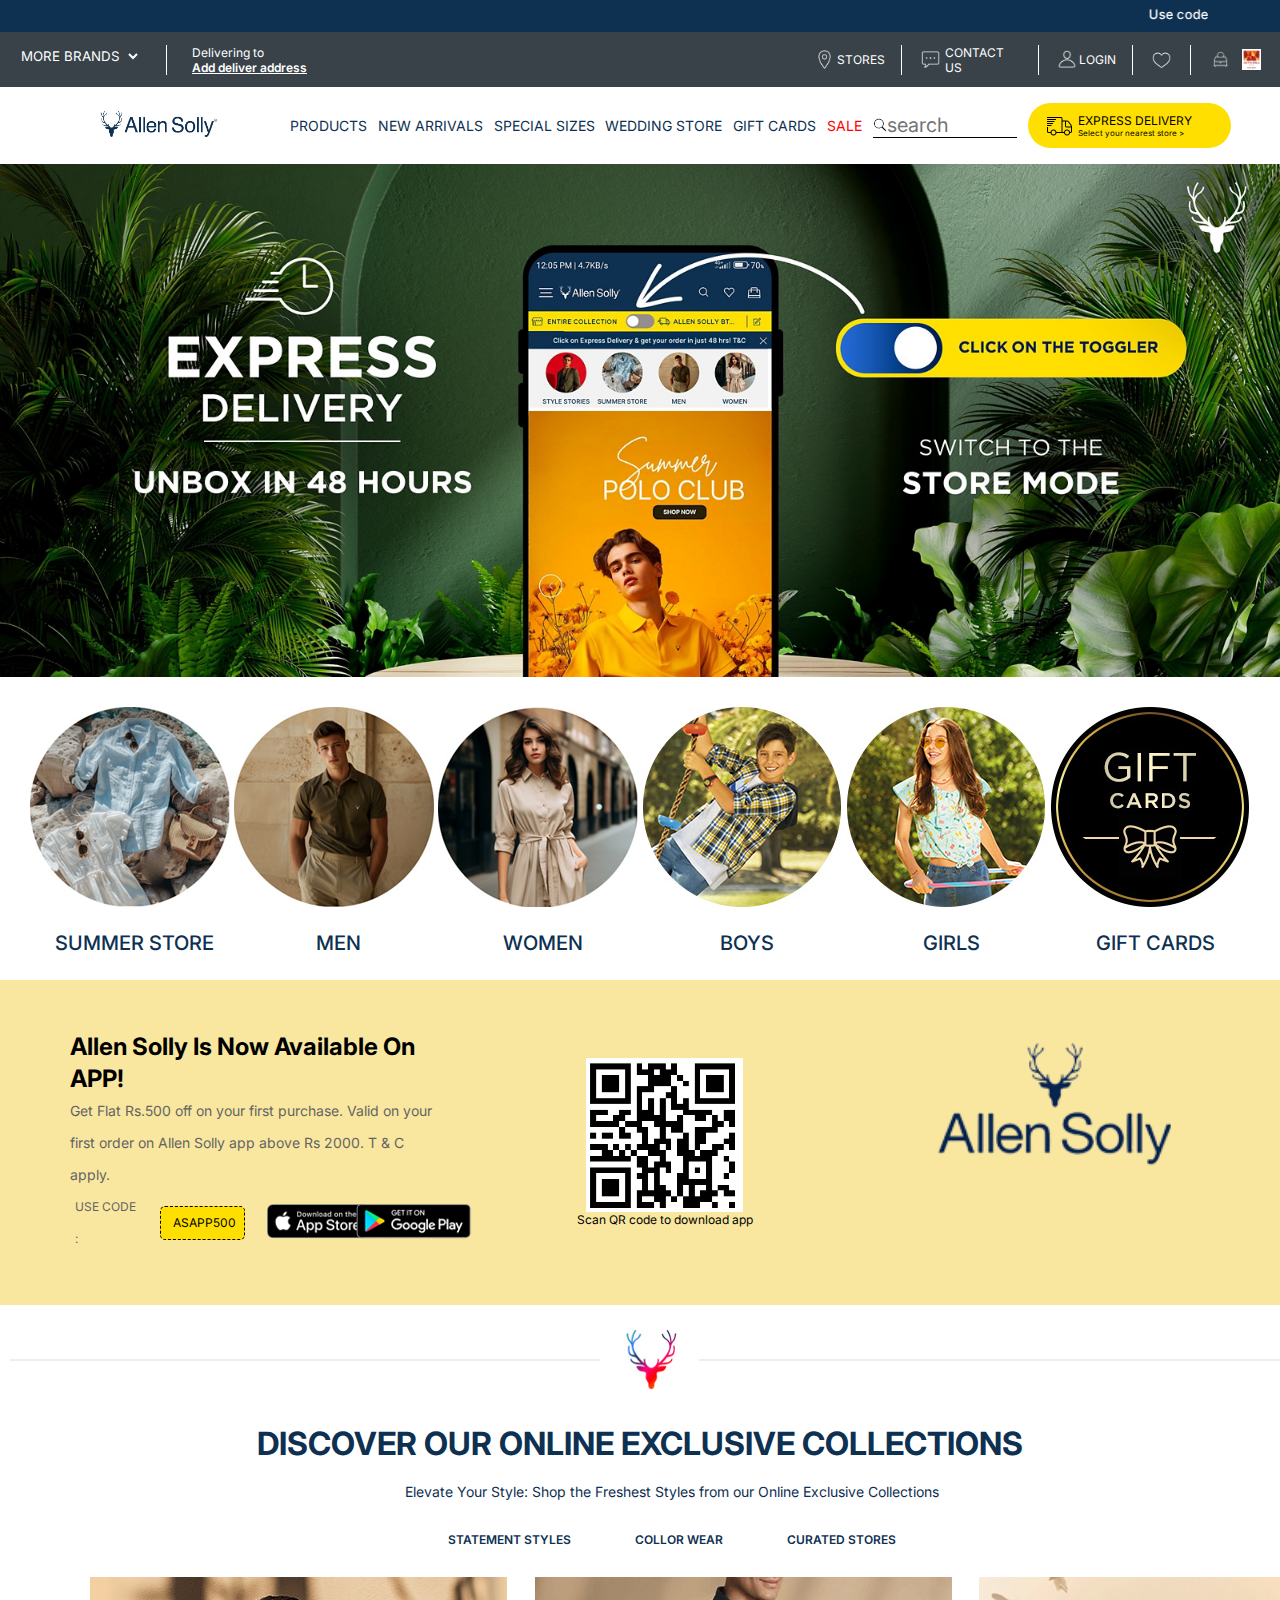
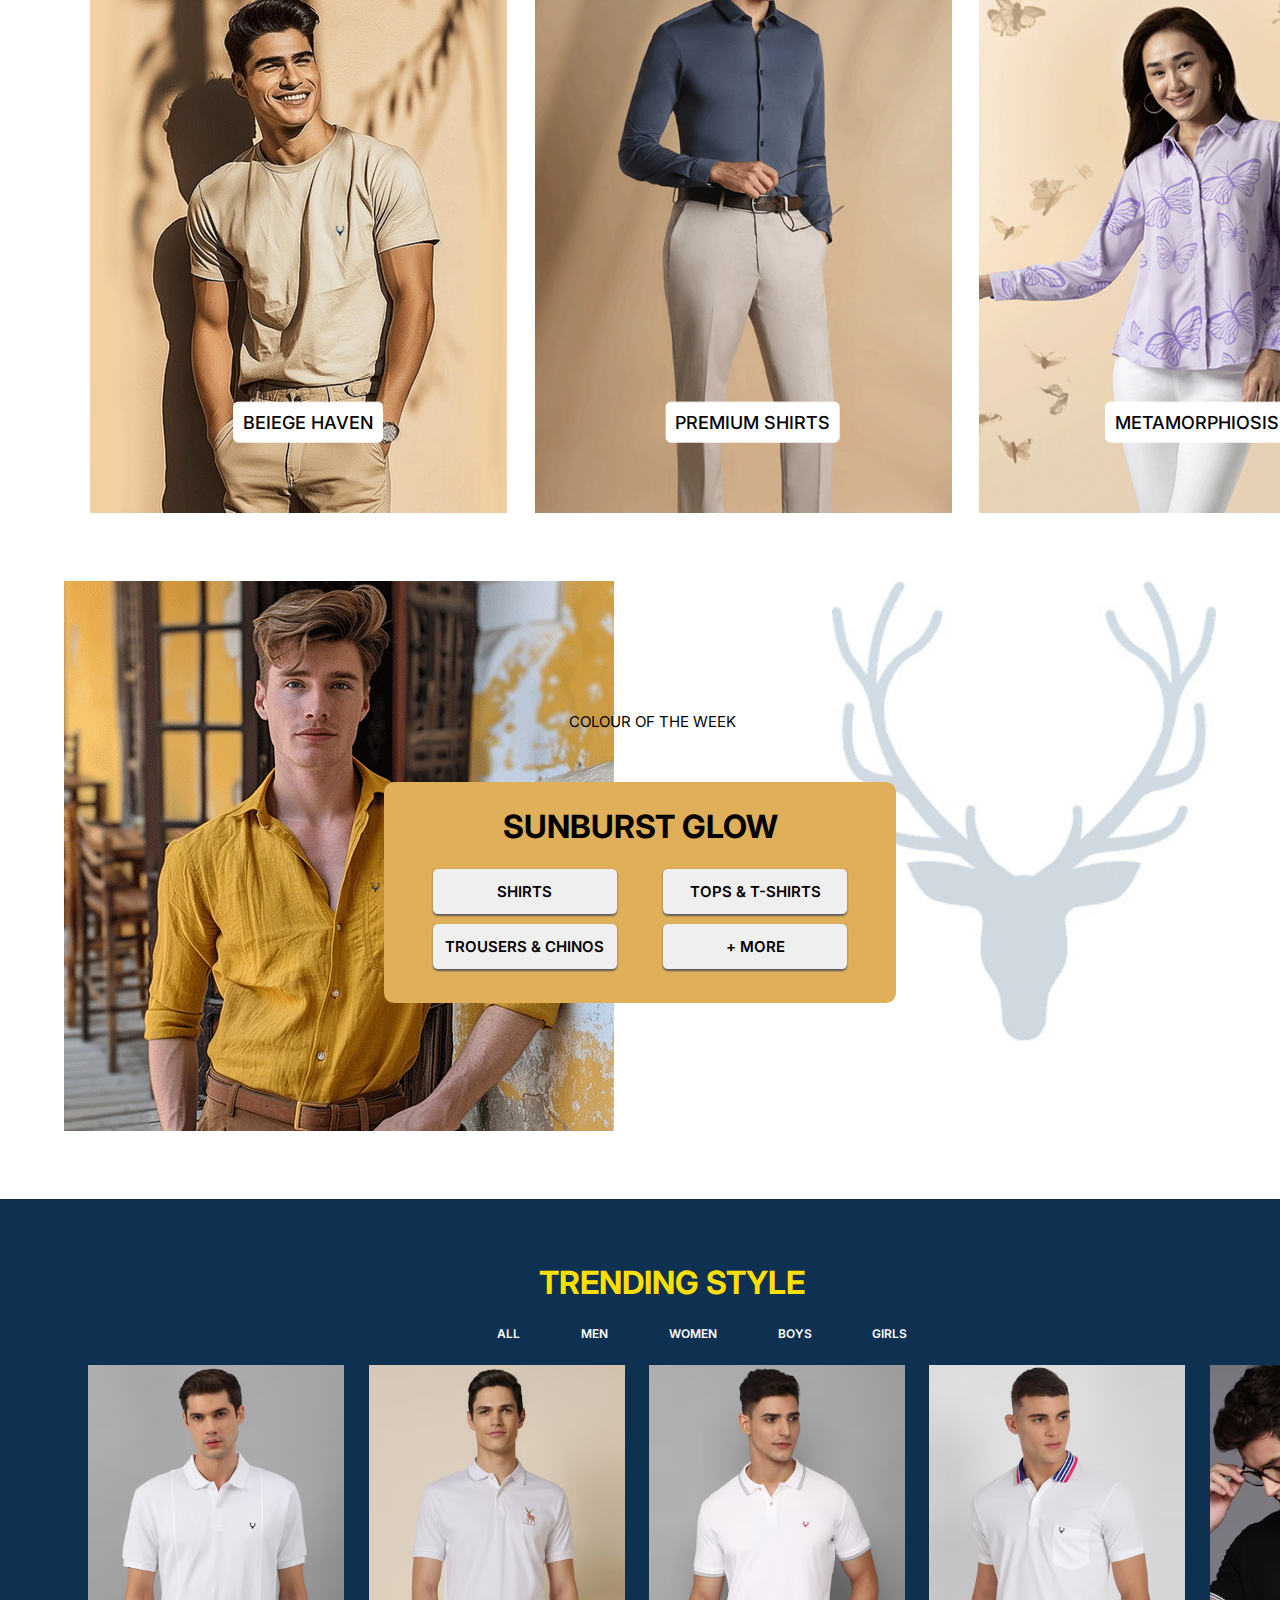
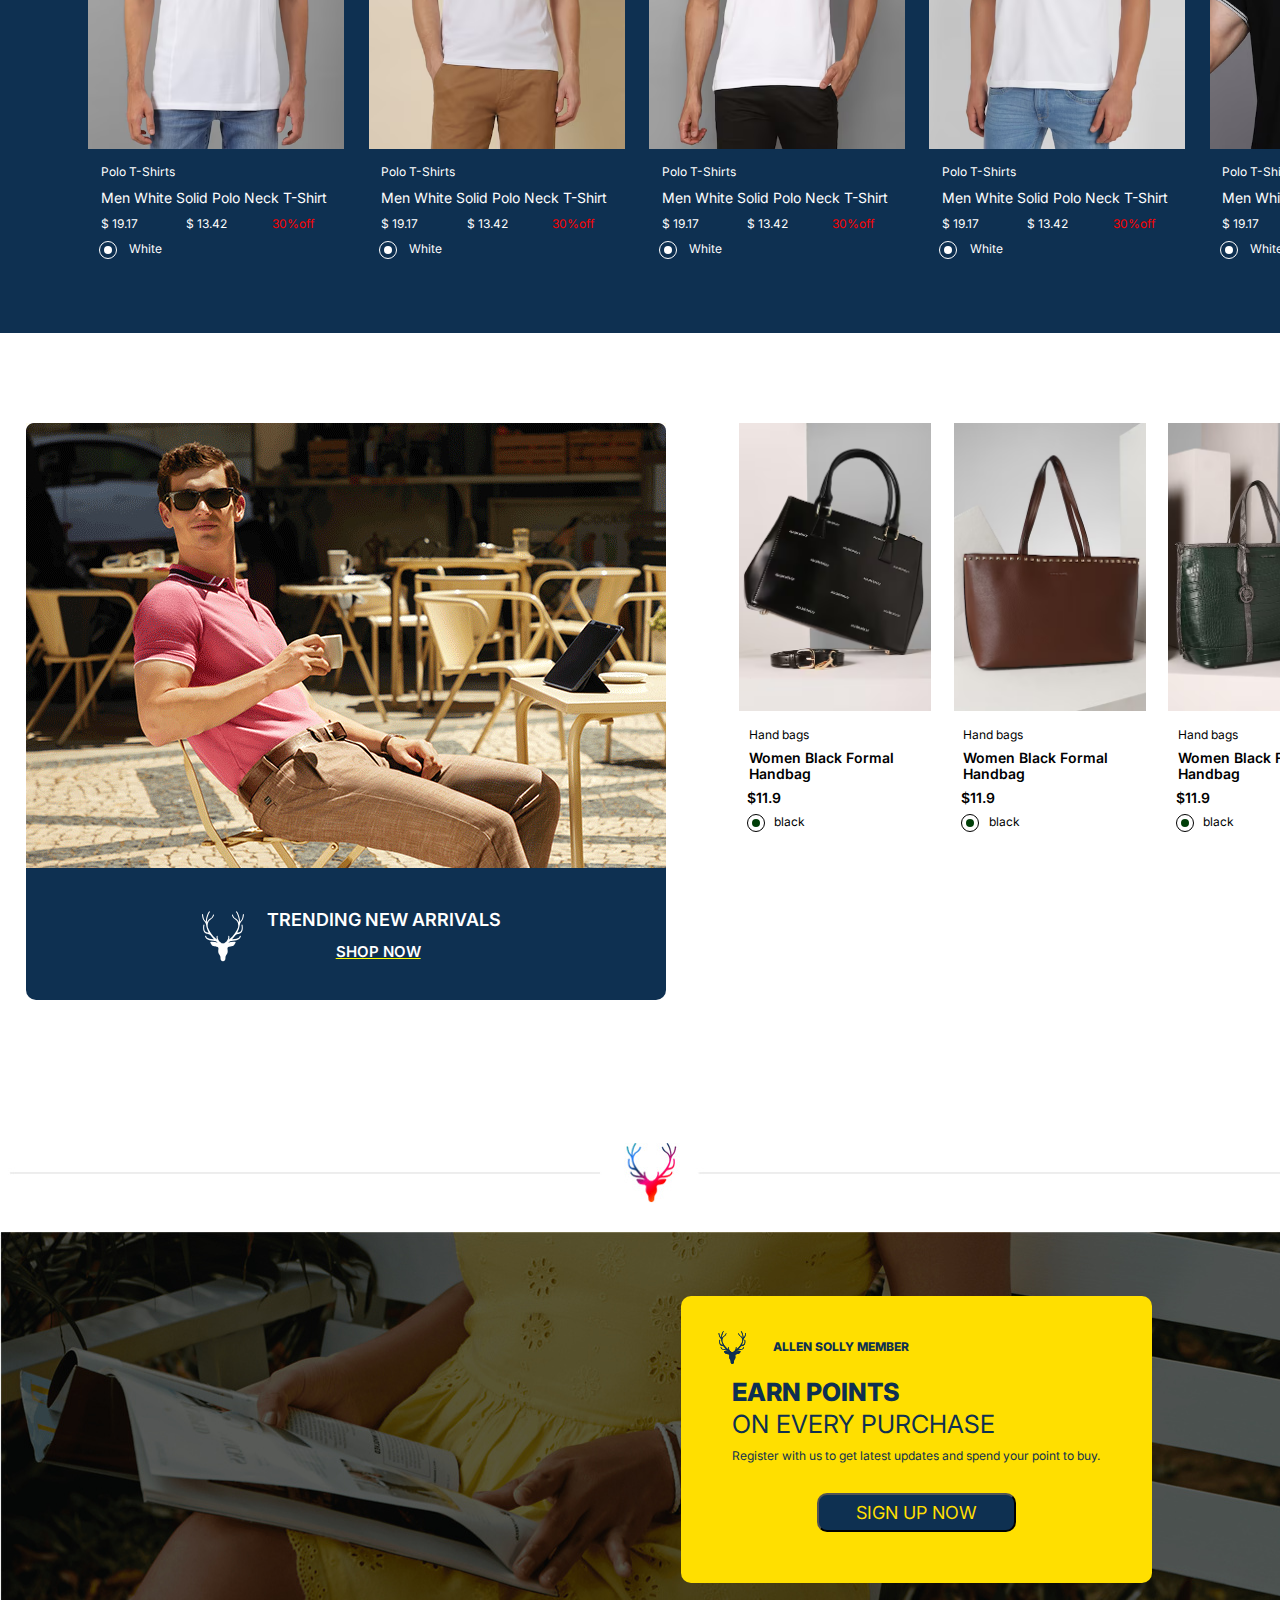
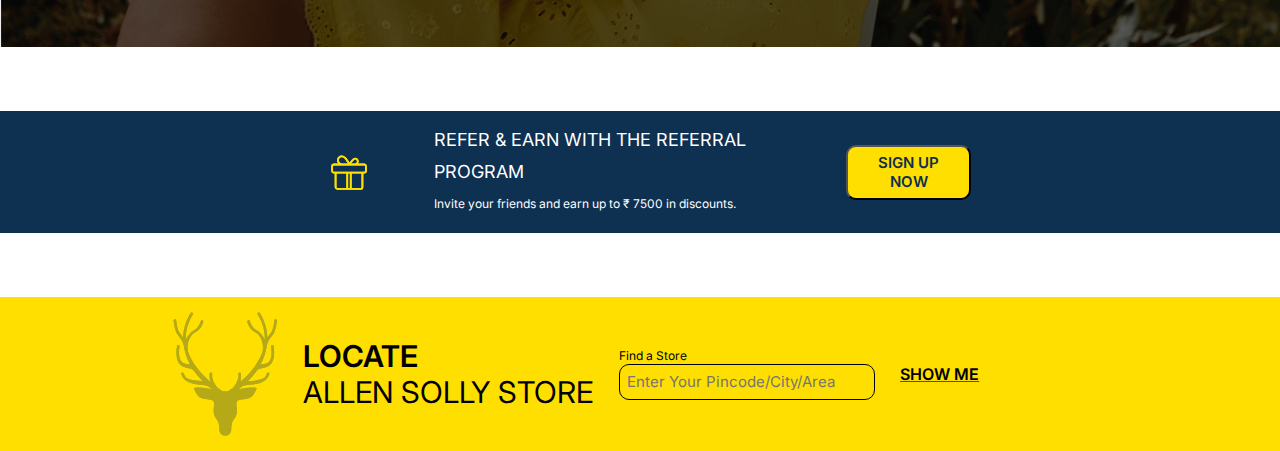
<file: code/index.html>
<!DOCTYPE html>
<html lang="en">
<head>
    <meta charset="UTF-8">
    <meta name="viewport" content="width=device-width, initial-scale=1.0">
    <title>Document</title>
    <link rel="stylesheet" href="style.css">
    <link href="https://fonts.googleapis.com/css2?family=Inter:wght@100..900&display=swap" rel="stylesheet">
</head>
<body>
    <nav class="marquee-nav">
        <div class="marquee-div">
            <marquee>Use code ASNEWTEN for 10% off* up to Rs.500 on your first purchase of min. Rs.2000. *T&C apply.</marquee>
        </div>
    </nav>


    <!-- <head-1> -->
    <div class="head-1">
    
    
        <div class="left-section">
            <div class="select-div left-headItems">
                <select name="" id="select">
                    <option value="">MORE BRANDS</option>
                </select>
            </div>
            <div class="address left-headItems">
                <p>Delivering to</p>
                <p><a style="color: white; :visited{color: white;} font-family: sans-serif; font-weight: 600;" href="">Add deliver address</a></p>
            </div>
        </div>
    
    
        <div class="right-section">
            <div class="location-store right-headItems">
                <img src="../images/icons/icons8-location-50.png" alt="" class="location head-icon">
                <p>STORES</p>
            </div>
            <div class="message-contactUs right-headItems">
                <img src="../images/icons/icons8-message-50.png" alt="" class="messages head-icon">
                <p>CONTACT US</p>
            </div>
            <div class="userLogin right-headItems">
                <img src="../images/icons/icons8-user-48.png" alt="" class="user head-icon">
                <p>LOGIN</p>
            </div>
            <div class="wishList right-headItems">
                <img src="../images/icons/icons8-heart-50.png" alt="" class="heart head-icon">
            </div>
            <div class="bag right-headItems">
                <img src="../images/icons/icons8-bag-80.png" alt="" class="bag head-icon">
            </div>
            <div class="birla right-headItems">
                <img src="../images/photos/aditya-birla.jpg" alt="" class="birla head-icon">
            </div>
        </div>

    </div>
    <!-- </head-1> -->

    <!-- <head-2> -->
    <div class="head-2">
    
        <div class="left-section-2">
            <div class="allenSolly-logo-div headItems-2">
                <img src="../images/photos/AS-logo.png" alt="" class="as-logo-img">
            </div>
        </div>
        <div class="right-section-2">
            <div class="products-div headItems-2">
                <a style="text-decoration: none; color: #0e3051; :visited{color: #0e3051;}" href="">PRODUCTS</a>
    
            </div>
            <div class="new-arrival-div headItems-2">
                <a style="text-decoration: none; color: #0e3051; :visited{color: #0e3051;}" href="">NEW ARRIVALS</a>
            </div>
            <div class="special-size-div headItems-2">
                <a style="text-decoration: none; color: #0e3051; :visited{color: #0e3051;}" href="">SPECIAL SIZES</a>
            </div>
            <div class="wedding-store-div headItems-2">
                <a style="text-decoration: none; color: #0e3051; :visited{color: #0e3051;}" href="">WEDDING STORE</a>
            </div>
            <div class="gift-cards-div headItems-2">
                <a style="text-decoration: none; color: #0e3051; :visited{color: #0e3051;}" href="">GIFT CARDS</a>
            </div>
            <div class="sale-div headItems-2">
                <a style="text-decoration: none; color: red; :visited{color: #0e3051;}" href="">SALE</a>
            </div>
            <div class="search-div headItems-2">
                <img src="../images/icons/icons8-search-50.png" alt="" class="search-icon">
                <input type="text" placeholder="search" class="search">
            </div>
            <div class="express-delivery-div headItems-2">
                <img src="../images/icons/icons8-in-transit-50.png" alt="" class="truck-icon">
                <div class="express-texts">
                    <p class="express-delivery">EXPRESS DELIVERY</p>
                    <p class="express-subnote">Select your nearest store ></p>
                </div>
            </div>
        </div>
    </div>
    <!-- </head-2> -->

    <!-- <div class="body"> -->

        <div class="body-img-1">
            <img src="../images/photos/AS_D_HB_216_XP_Delivery.jpg" alt="" class="body-big-img">
        </div>


        <div class="round-img-section-body">
            <div class="round-img-div round-image-div-1">
                <img src="../images/photos/AS_Home_Thumb_43_24_Summer.jpg" alt="" class="round-img">
                <p class="round-img-caption">SUMMER STORE</p>
            </div>
            <div class="round-img-div round-image-div-1">
                <img src="../images/photos/AS_Home_Thumb_44_24_Men.jpg" alt="" class="round-img">
                <p class="round-img-caption">MEN</p>
            </div>
            <div class="round-img-div round-image-div-2">
                <img src="../images/photos/AS_Home_Thumb_45_24_Women.jpg" alt="" class="round-img">
                <p class="round-img-caption">WOMEN</p>
            </div>
            <div class="round-img-div round-image-div-3">
                <img src="../images/photos/AS_Home_Thumb_41_24_Boys.jpg" alt="" class="round-img">
                <p class="round-img-caption">BOYS</p>
            </div>
            <div class="round-img-div round-image-div-4">
                <img src="../images/photos/AS_Home_Thumb_42_24_Girls.jpg" alt="" class="round-img">
                <p class="round-img-caption">GIRLS</p>
            </div>
            <div class="round-img-div round-image-div-5">
                <img src="../images/photos/AS_Home_Thumb_27_Giftcards.jpg" alt="" class="round-img">
                <p class="round-img-caption">GIFT CARDS</p>
            </div>
        </div>


        <div class="allen-solly-app-section">
            <div class="app-section-left">
                <div class="available-text-div">
                    <p class="available-text">Allen Solly Is Now Available On APP!</p>
                </div>
                <div class="app-offer-text-div">
                    <p class="app-offer-text">Get Flat Rs.500 off on your first purchase. Valid on your first order on Allen Solly app above Rs 2000. T & C apply.</p>
                </div>
                <div class="use-code">
                    <div class="use-code-text-div">
                        <p class="use-code-text">USE CODE :</p>
                    </div>
                    <div class="use-code-code">
                        <p class="code">ASAPP500</p>
                    </div>
                    <div class="appStore">
                        <img src="../images/photos/app-store_AS.png" alt="">
                    </div>
                    <div class="playStore">
                        <img src="../images/photos/google-play_AS.png" alt="">
                    </div>
                </div>
            </div>
            <div class="app-section-center">
                <img src="../images/photos/as-QR-CODE.png" alt="" class="qr-code">
                <p class="qr-code-caption">Scan QR code to download app</p>
            </div>
            <div class="app-section-right">
                <img src="../images/photos/allensolly-column.png" alt="" class="as-logo-app-section">
            </div>
        </div>

    <!-- </div> -->

    <div class="separator-img">
        <img src="../images/photos/divider_AS.jpg" alt="" class="divider-img">
    </div>

    <!-- <div class="exclusive-collections"> -->

        <div class="exclusive-collections-div">

            <div class="exclusive-writtings">
                <h1 class="exclusive-heading">
                    DISCOVER OUR ONLINE EXCLUSIVE COLLECTIONS
                </h1>
                <p class="exclusive-caption">
                    Elevate Your Style: Shop the Freshest Styles from our Online Exclusive Collections
                </p>
                <div class="exclusive-category">
                    <p class="statement-styles">
                        STATEMENT STYLES
                    </p>
                    <p class="color-wear">
                        COLLOR WEAR
                    </p>
                    <p class="curated-stores">
                        CURATED STORES
                    </p>
                </div>
            </div>

            <div class="exclusive-images">
                <div class="exclusive-img">
                    <img src="../images/photos/AS_Beige.jpg" alt="" class="beiege">
                    <p class="beige-p exclusive-img-text">BEIEGE HAVEN</p>
                </div>
                <div class="exclusive-img">
                    <img src="../images/photos/AS_itochu.jpg" alt="" class="premium">
                    <p class="premiun-p exclusive-img-text">PREMIUM SHIRTS</p>
                </div>
                <div class="exclusive-img">
                    <img src="../images/photos/AS_Metamorphosis.jpg" alt="" class="metamorphis">
                    <p class="metamorphiosis-p exclusive-img-text">METAMORPHIOSIS</p>
                </div>
                <div class="exclusive-img">
                    <img src="../images/photos/AS_Jeans.jpg" alt="" class="jeans">
                    <p class="jeans-p exclusive-img-text">JEANS</p>
                </div>
                <div class="exclusive-img">
                    <img src="../images/photos/AS_Handbags.jpg" alt="" class="handbags">
                    <p class="handbags-p exclusive-img-text">HAND BAGS</p>
                </div>
            </div>

        </div>

    <!-- </div> -->

    <!-- <div class="yelloe-div"> -->

        <div class="yellow-div">
            <div class="yellow-div-backgrounds">
                <div class="yellow-men-img">
                    <img src="../images/photos/AS_Yellow_02.jpg" alt="" class="yellow-men">
                </div>
                <div class="allensolly-deer-img-yellow-div">
                    <img src="../images/photos/logo-small-as_2x.jpg" alt="" class="deer-img">
                </div>
            </div>
            <div class="sunburstGlow-div">
                <div class="color-of-the-week">
                    <p class="color-of-the-week-text">COLOUR OF THE WEEK</p>
                    <div class="sunburst-glow">
                        <h1 class="sunburst-glow-heading">SUNBURST GLOW</h1>
                        <div class="sunburst-first-line">
                            <div class="shirt">
                                <button class="sunburst-button">SHIRTS</button>
                            </div>
                            <div class="top-tshirts">
                                <button class="sunburst-button">TOPS & T-SHIRTS</button>
                            </div>
                        </div>
                        <div class="sunburst-second-line">
                            <div class="trousers-chinos">
                                <button class="sunburst-button">TROUSERS & CHINOS</button>
                            </div>
                            <div class="plus-more">
                                <button class="sunburst-button">+ MORE</button>
                            </div>
                        </div>
                    </div>
                </div>
            </div>
        </div>

    <!-- </div> -->

    <!-- <trending-style-blue-div> -->

        <div class="trending-style-blue-div">
            <h1 class="trending-style-heading">
                TRENDING STYLE
            </h1>
            <div class="trending-category">
                <p class="trending-categort-headings">ALL</p>
                <p class="trending-categort-headings">MEN</p>
                <p class="trending-categort-headings">WOMEN</p>
                <p class="trending-categort-headings">BOYS</p>
                <p class="trending-categort-headings">GIRLS</p>
            </div>
            <div class="trending-images-div">
                <div class="trending-shopping-images trending-shopping-images-1-1">
                    <img src="../images/photos/sample-1.avif" alt="" class="trending-images">
                    <div class="trending-img-details">
                        <p class="trending-img-caption">Polo T-Shirts</p>
                        <p class="trending-img-name">Men White Solid Polo Neck T-Shirt</p>
                        <div class="trending-img-price-n-offer">
                            <p class="trending-price-before price-line">$ 19.17</p>
                            <p class="trending-price-now price-line">$ 13.42</p>
                            <p class="trending-offer price-line">30%off</p>
        
                        </div>
                        <div class="trending-color-round-div">
                            <div class="trending-color-round">
                                <div class="round"></div>
                            </div>
                            <p class="trending-items-color">White</p>
                        </div>
                    </div>
                </div>
                <div class="trending-shopping-images trending-shopping-images-1-2">
                    <img src="../images/photos/sample-1.2.avif" alt="" class="trending-images">
                    <div class="trending-img-details">
                        <p class="trending-img-caption">Polo T-Shirts</p>
                        <p class="trending-img-name">Men White Solid Polo Neck T-Shirt</p>
                        <div class="trending-img-price-n-offer">
                            <p class="trending-price-before price-line">$ 19.17</p>
                            <p class="trending-price-now price-line">$ 13.42</p>
                            <p class="trending-offer price-line">30%off</p>
        
                        </div>
                        <div class="trending-color-round-div">
                            <div class="trending-color-round">
                                <div class="round"></div>
                            </div>
                            <p class="trending-items-color">White</p>
                        </div>
                    </div>
                </div>
                <div class="trending-shopping-images trending-shopping-images-1-3">
                    <img src="../images/photos/sample1.3.avif" alt="" class="trending-images">
                    <div class="trending-img-details">
                        <p class="trending-img-caption">Polo T-Shirts</p>
                        <p class="trending-img-name">Men White Solid Polo Neck T-Shirt</p>
                        <div class="trending-img-price-n-offer">
                            <p class="trending-price-before price-line">$ 19.17</p>
                            <p class="trending-price-now price-line">$ 13.42</p>
                            <p class="trending-offer price-line">30%off</p>
        
                        </div>
                        <div class="trending-color-round-div">
                            <div class="trending-color-round">
                                <div class="round"></div>
                            </div>
                            <p class="trending-items-color">White</p>
                        </div>
                    </div>
                </div>
                <div class="trending-shopping-images trending-shopping-images-1-4">
                    <img src="../images/photos/sample-1.4.avif" alt="" class="trending-images">
                    <div class="trending-img-details">
                        <p class="trending-img-caption">Polo T-Shirts</p>
                        <p class="trending-img-name">Men White Solid Polo Neck T-Shirt</p>
                        <div class="trending-img-price-n-offer">
                            <p class="trending-price-before price-line">$ 19.17</p>
                            <p class="trending-price-now price-line">$ 13.42</p>
                            <p class="trending-offer price-line">30%off</p>
        
                        </div>
                        <div class="trending-color-round-div">
                            <div class="trending-color-round">
                                <div class="round"></div>
                            </div>
                            <p class="trending-items-color">White</p>
                        </div>
                    </div>
                </div>
                <div class="trending-shopping-images trending-shopping-images-1-5">
                    <img src="../images/photos/sample-1.5.avif" alt="" class="trending-images">
                    <div class="trending-img-details">
                        <p class="trending-img-caption">Polo T-Shirts</p>
                        <p class="trending-img-name">Men White Solid Polo Neck T-Shirt</p>
                        <div class="trending-img-price-n-offer">
                            <p class="trending-price-before price-line">$ 19.17</p>
                            <p class="trending-price-now price-line">$ 13.42</p>
                            <p class="trending-offer price-line">30%off</p>
        
                        </div>
                        <div class="trending-color-round-div">
                            <div class="trending-color-round">
                                <div class="round"></div>
                            </div>
                            <p class="trending-items-color">White</p>
                        </div>
                    </div>
                </div>
                <div class="trending-shopping-images trending-shopping-images-1-6">
                    <img src="../images/photos/sample-1.6.avif" alt="" class="trending-images">
                    <div class="trending-img-details">
                        <p class="trending-img-caption">Polo T-Shirts</p>
                        <p class="trending-img-name">Men White Solid Polo Neck T-Shirt</p>
                        <div class="trending-img-price-n-offer">
                            <p class="trending-price-before price-line">$ 19.17</p>
                            <p class="trending-price-now price-line">$ 13.42</p>
                            <p class="trending-offer price-line">30%off</p>
        
                        </div>
                        <div class="trending-color-round-div">
                            <div class="trending-color-round">
                                <div class="round"></div>
                            </div>
                            <p class="trending-items-color">White</p>
                        </div>
                    </div>
                </div>
        
            </div>
        </div>

    <!-- </trending-style-blue-div> -->

    <!-- <new-arrivals-div> -->
        <div class="new-arrivals-div">
            <div class="new-arrivals-left">
                <div class="new-arrivals-left-content">
                    <img src="../images/photos/trending-new arrivals-front-img.jpg" alt="" class="new-arrivals-men-sitting-img">
                    <div class="new-arrivals-caption-div">
                        <img src="../images/photos/mask.svg" alt="" class="new-arrivals-as-logo">
                        <div class="new-arrivals-captions">
                            <p class="new-arrivals-heading">TRENDING NEW ARRIVALS</p>
                            <p class="shoptext-new-arrivals">SHOP NOW</p>
                        </div>
                    </div>
                </div>
            </div>
            <div class="new-arrivals-right">
                <div class="new-arrivals-img-div">
                    <div class="new-arrivals-shopping-images">
                        <img src="../images/photos/black-bag.avif" alt="" class="new-arrival-images">
                        <div class="new-arrivals-img-details">
                            <p class="new-arrivals-img-caption">Hand bags</p>
                            <p class="new-arrivals-img-name">Women Black Formal Handbag</p>
                            <div class="new-arrivals-img-price">   
                                $11.9 
                            </div>
                            <div class="new-arrivals-color-round-div">
                                <div class="new-arrivals-color-round">
                                    <div class="newArrivals-round"></div>
                                </div>
                                <p class="new-arrivals-items-color">black</p>
                            </div>
                        </div>
                    </div>
                </div>
                <div class="new-arrivals-img-div">
                    <div class="new-arrivals-shopping-images">
                        <img src="../images/photos/brown-bag.avif" alt="" class="new-arrival-images">
                        <div class="new-arrivals-img-details">
                            <p class="new-arrivals-img-caption">Hand bags</p>
                            <p class="new-arrivals-img-name">Women Black Formal Handbag</p>
                            <div class="new-arrivals-img-price">   
                                $11.9 
                            </div>
                            <div class="new-arrivals-color-round-div">
                                <div class="new-arrivals-color-round">
                                    <div class="newArrivals-round"></div>
                                </div>
                                <p class="new-arrivals-items-color">black</p>
                            </div>
                        </div>
                    </div>
                </div>
                <div class="new-arrivals-img-div">
                    <div class="new-arrivals-shopping-images">
                        <img src="../images/photos/green-bag.avif" alt="" class="new-arrival-images">
                        <div class="new-arrivals-img-details">
                            <p class="new-arrivals-img-caption">Hand bags</p>
                            <p class="new-arrivals-img-name">Women Black Formal Handbag</p>
                            <div class="new-arrivals-img-price">   
                                $11.9 
                            </div>
                            <div class="new-arrivals-color-round-div">
                                <div class="new-arrivals-color-round">
                                    <div class="newArrivals-round"></div>
                                </div>
                                <p class="new-arrivals-items-color">black</p>
                            </div>
                        </div>
                    </div>
                </div>
                <div class="new-arrivals-img-div">
                    <div class="new-arrivals-shopping-images">
                        <img src="../images/photos/white-yellow-blue-t-shirt-men.avif" alt="" class="new-arrival-images">
                        <div class="new-arrivals-img-details">
                            <p class="new-arrivals-img-caption">Hand bags</p>
                            <p class="new-arrivals-img-name">Women Black Formal Handbag</p>
                            <div class="new-arrivals-img-price">   
                                $11.9 
                            </div>
                            <div class="new-arrivals-color-round-div">
                                <div class="new-arrivals-color-round">
                                    <div class="newArrivals-round"></div>
                                </div>
                                <p class="new-arrivals-items-color">black</p>
                            </div>
                        </div>
                    </div>
                </div>
            </div>
        </div>
    <!-- </new-arrivals-div> -->

    <div class="separator-img">
        <img src="../images/photos/divider_AS.jpg" alt="" class="divider-img">
    </div>

    <!-- <yellow-reading-girl> -->

        <div class="membership-div">
            <div class="membership-container">
                <div class="membership-heading-with-logo">
                    <img src="../images/photos/as_small_icon.svg" alt="" class="as-logo-membership">
                    <p class="member">ALLEN SOLLY MEMBER</p>
                </div>
                <p class="earn-points">EARN POINTS</p>
                <p class="every-purchase">ON EVERY PURCHASE</p>
                <p class="register-p">Register with us to get latest updates and spend your point to buy.</p>
                <div class="membership-btn-div">
                    <button class="membership-btn">SIGN UP NOW</button>
                </div>
            </div>
        </div>

    <!-- </yellow-reading-girl> -->

    <!-- <referal-div> -->

        <div class="referal-div">
            <img src="../images/photos/gift-referal-as.svg" alt="" class="gift-img">
            <div class="referal-wirttings">
                <p class="referal-text">                    
                    REFER & EARN WITH THE REFERRAL PROGRAM
                </p>
                <p class="invite-referal-text">
                    Invite your friends and earn up to ₹ 7500 in discounts.
                </p>
            </div>
            <div class="referal-signup-btn">
                <button class="referal-btn">SIGN UP NOW</button>
            </div>
        </div>

    <!-- </referal-div> -->

    <!-- <locate-store> -->

        <div class="locate-store">
            <img src="../images/photos/as_small_icon.svg" alt="" class="logo-locate-store locate-items">
            <div class="locate-texts">
                <div class="locate">LOCATE</div>
                <div class="as-store">ALLEN SOLLY STORE</div>
            </div>
            <div class="locate-input locate-items">
                <label for="pincode" class="locate-input-label">Find a Store</label>
                <input type="text" class="pincode" placeholder="Enter Your Pincode/City/Area">
            </div>
            <span class="locate-showMe locate-items">SHOW ME</span>
        </div>

    <!-- </locate-store> -->



</body>
</html>
</file>
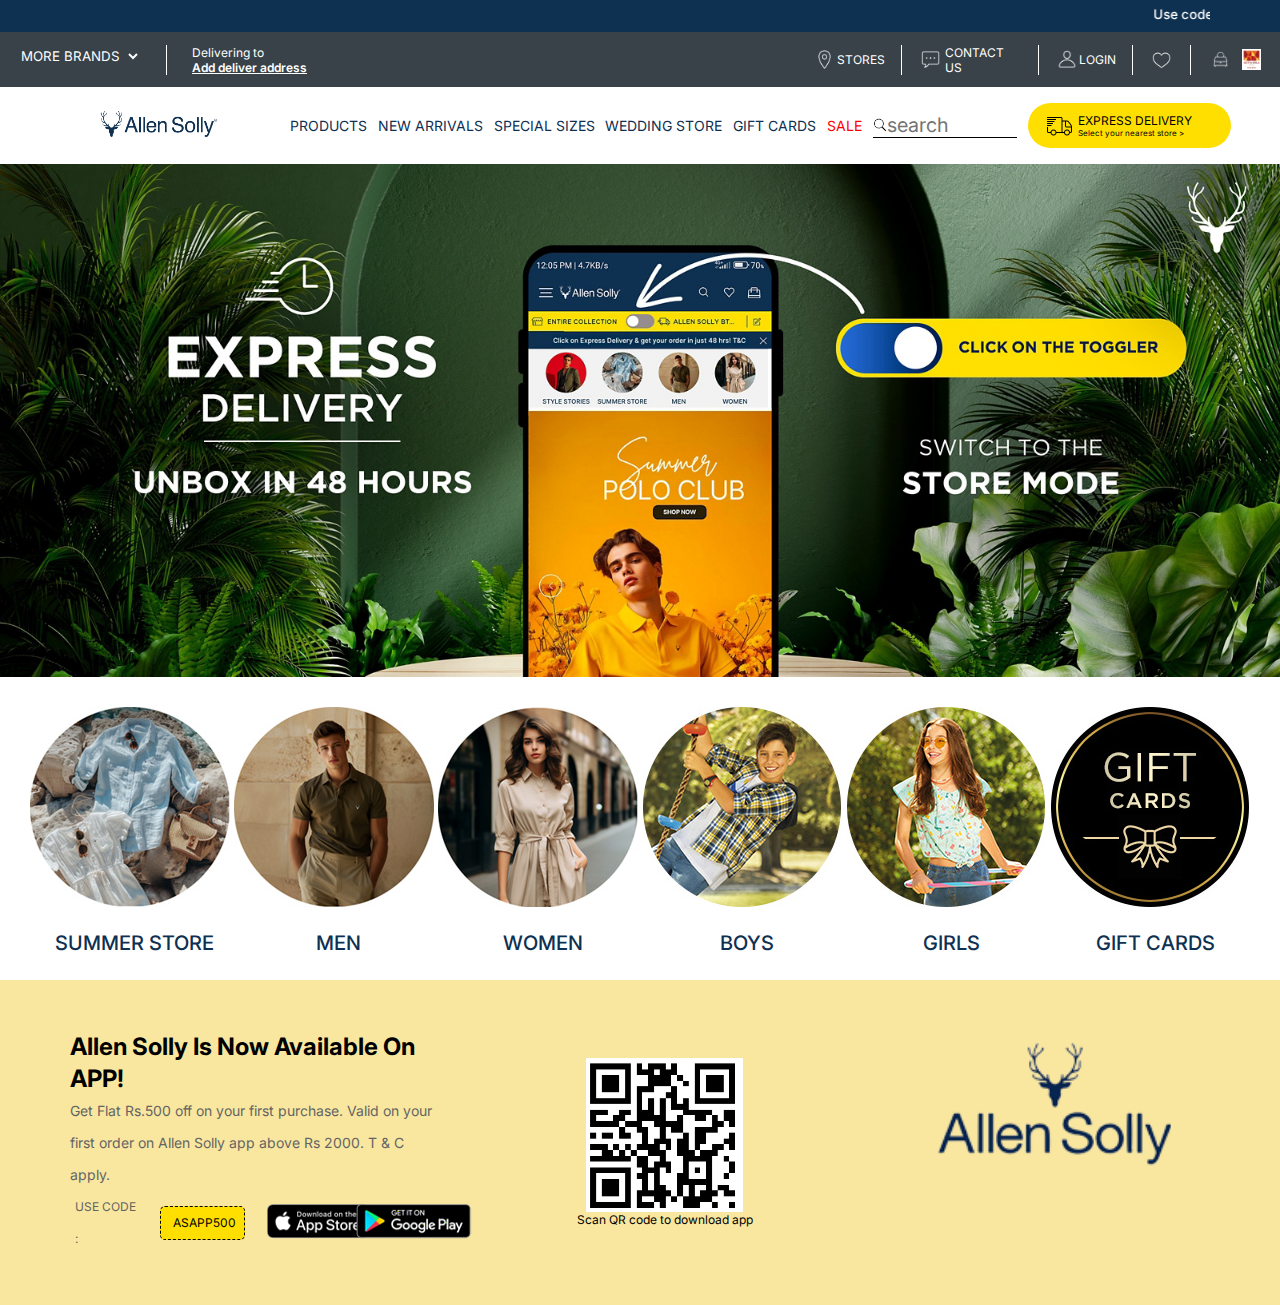
<file: index-page/code/index.html>
<!DOCTYPE html>
<html lang="en">
<head>
    <meta charset="UTF-8">
    <meta name="viewport" content="width=device-width, initial-scale=1.0">
    <title>Document</title>
    <link rel="stylesheet" href="style.css">
    <link href="https://fonts.googleapis.com/css2?family=Inter:wght@100..900&display=swap" rel="stylesheet">
</head>
<body>
    <nav class="marquee-nav">
        <div class="marquee-div">
            <marquee>Use code ASNEWTEN for 10% off* up to Rs.500 on your first purchase of min. Rs.2000. *T&C apply.</marquee>
        </div>
    </nav>


    <!-- <head-1> -->
    <div class="head-1">
    
    
        <div class="left-section">
            <div class="select-div left-headItems">
                <select name="" id="select">
                    <option value="">MORE BRANDS</option>
                </select>
            </div>
            <div class="address left-headItems">
                <p>Delivering to</p>
                <p><a style="color: white; :visited{color: white;} font-family: sans-serif; font-weight: 600;" href="">Add deliver address</a></p>
            </div>
        </div>
    
    
        <div class="right-section">
            <div class="location-store right-headItems">
                <img src="../images/icons/icons8-location-50.png" alt="" class="location head-icon">
                <p>STORES</p>
            </div>
            <div class="message-contactUs right-headItems">
                <img src="../images/icons/icons8-message-50.png" alt="" class="messages head-icon">
                <p>CONTACT US</p>
            </div>
            <div class="userLogin right-headItems">
                <img src="../images/icons/icons8-user-48.png" alt="" class="user head-icon">
                <p>LOGIN</p>
            </div>
            <div class="wishList right-headItems">
                <img src="../images/icons/icons8-heart-50.png" alt="" class="heart head-icon">
            </div>
            <div class="bag right-headItems">
                <img src="../images/icons/icons8-bag-80.png" alt="" class="bag head-icon">
            </div>
            <div class="birla right-headItems">
                <img src="../images/photos/aditya-birla.jpg" alt="" class="birla head-icon">
            </div>
        </div>

    </div>
    <!-- </head-1> -->

    <!-- <head-2> -->
    <div class="head-2">
    
        <div class="left-section-2">
            <div class="allenSolly-logo-div headItems-2">
                <img src="../images/photos/AS-logo.png" alt="" class="as-logo-img">
            </div>
        </div>
        <div class="right-section-2">
            <div class="products-div headItems-2">
                <a style="text-decoration: none; color: #0e3051; :visited{color: #0e3051;}" href="">PRODUCTS</a>
    
            </div>
            <div class="new-arrivals-div headItems-2">
                <a style="text-decoration: none; color: #0e3051; :visited{color: #0e3051;}" href="">NEW ARRIVALS</a>
            </div>
            <div class="special-size-div headItems-2">
                <a style="text-decoration: none; color: #0e3051; :visited{color: #0e3051;}" href="">SPECIAL SIZES</a>
            </div>
            <div class="wedding-store-div headItems-2">
                <a style="text-decoration: none; color: #0e3051; :visited{color: #0e3051;}" href="">WEDDING STORE</a>
            </div>
            <div class="gift-cards-div headItems-2">
                <a style="text-decoration: none; color: #0e3051; :visited{color: #0e3051;}" href="">GIFT CARDS</a>
            </div>
            <div class="sale-div headItems-2">
                <a style="text-decoration: none; color: red; :visited{color: #0e3051;}" href="">SALE</a>
            </div>
            <div class="search-div headItems-2">
                <img src="../images/icons/icons8-search-50.png" alt="" class="search-icon">
                <input type="text" placeholder="search" class="search">
            </div>
            <div class="express-delivery-div headItems-2">
                <img src="../images/icons/icons8-in-transit-50.png" alt="" class="truck-icon">
                <div class="express-texts">
                    <p class="express-delivery">EXPRESS DELIVERY</p>
                    <p class="express-subnote">Select your nearest store ></p>
                </div>
            </div>
        </div>
    </div>
    <!-- </head-2> -->

    <!-- <div class="body"> -->

        <div class="body-img-1">
            <img src="../images/photos/AS_D_HB_216_XP_Delivery.jpg" alt="" class="body-big-img">
        </div>


        <div class="round-img-section-body">
            <div class="round-img-div round-image-div-1">
                <img src="../images/photos/AS_Home_Thumb_43_24_Summer.jpg" alt="" class="round-img">
                <p class="round-img-caption">SUMMER STORE</p>
            </div>
            <div class="round-img-div round-image-div-1">
                <img src="../images/photos/AS_Home_Thumb_44_24_Men.jpg" alt="" class="round-img">
                <p class="round-img-caption">MEN</p>
            </div>
            <div class="round-img-div round-image-div-2">
                <img src="../images/photos/AS_Home_Thumb_45_24_Women.jpg" alt="" class="round-img">
                <p class="round-img-caption">WOMEN</p>
            </div>
            <div class="round-img-div round-image-div-3">
                <img src="../images/photos/AS_Home_Thumb_41_24_Boys.jpg" alt="" class="round-img">
                <p class="round-img-caption">BOYS</p>
            </div>
            <div class="round-img-div round-image-div-4">
                <img src="../images/photos/AS_Home_Thumb_42_24_Girls.jpg" alt="" class="round-img">
                <p class="round-img-caption">GIRLS</p>
            </div>
            <div class="round-img-div round-image-div-5">
                <img src="../images/photos/AS_Home_Thumb_27_Giftcards.jpg" alt="" class="round-img">
                <p class="round-img-caption">GIFT CARDS</p>
            </div>
        </div>


        <div class="allen-solly-app-section">
            <div class="app-section-left">
                <div class="available-text-div">
                    <p class="available-text">Allen Solly Is Now Available On APP!</p>
                </div>
                <div class="app-offer-text-div">
                    <p class="app-offer-text">Get Flat Rs.500 off on your first purchase. Valid on your first order on Allen Solly app above Rs 2000. T & C apply.</p>
                </div>
                <div class="use-code">
                    <div class="use-code-text-div">
                        <p class="use-code-text">USE CODE :</p>
                    </div>
                    <div class="use-code-code">
                        <p class="code">ASAPP500</p>
                    </div>
                    <div class="appStore">
                        <img src="../images/photos/app-store_AS.png" alt="">
                    </div>
                    <div class="playStore">
                        <img src="../images/photos/google-play_AS.png" alt="">
                    </div>
                </div>
            </div>
            <div class="app-section-center">
                <img src="../images/photos/as-QR-CODE.png" alt="" class="qr-code">
                <p class="qr-code-caption">Scan QR code to download app</p>
            </div>
            <div class="app-section-right">
                <img src="../images/photos/allensolly-column.png" alt="" class="as-logo-app-section">
            </div>
        </div>

    <!-- </div> -->



</body>
</html>
</file>
<file: code/style.css>
* {
    margin: 0;
    padding: 0;
    font-family: "Inter", sans-serif;
    font-optical-sizing: auto;
    font-weight: weight;
    font-style: normal;
    font-variation-settings: "slnt" 0;
    /* background-color: greenyellow; */
    /* border: 1px solid; */
}
.marquee-nav{
    background-color: rgb(14, 48, 81);
    padding: .5%;
    color: white;
    font-size: 13px;
    font-weight: 500;
    font-family: 'Franklin Gothic Medium', 'Arial Narrow', Arial, sans-serif;
}
.marquee-div{
    padding: 0% 5% 0% 5%;
}
.head-1{
    background-color: #384248;
    color: white;
    display: flex;
    justify-content: space-between;
    padding: 1%;
}
.left-section{
    display: flex;
    /* justify-content: center; */
    text-align: center;
    width: 50%;
}
.select-div{
    width: 10vw;
}
#select{
    width: 100%;
    text-align: center;
    background-color: #384248;
    color: white;
    border-style: none;
}
.address{
    margin-left: 4%;
    padding-left: 3%;
    width: 20%;
    text-align: left;
    border-left: 1px solid;
}
.right-section{
    display: inline;
    display: flex;
    width: 50%;
    justify-content: end;
}
.right-headItems{
    display: flex;
    justify-content: space-between;
    align-items: center;
    margin-left: 3%;
    padding-right: 3%;
    border-right: 1px solid;
}
p{
    font-size: 12px;
    margin-left: 5%;
}
.head-icon{
    width: 1.5vw;
}
.birla, .bag{
    border-style: none;
    margin-left: 1%;
    padding-right: 1%;
}
.bag{
    margin-left: 3%;
}
/* head-2 */
.head-2{
    background-color: white;
    display: flex;
    justify-content: space-between;
    align-items: center;
    padding: 1% 3% 1% 3%;
    font-size: 14px;
}
.left-section-2{
    width: 20%;
    text-align: center;
    display: flex;
}
.right-section-2{
    width: 80%;
    display: flex;
    align-items: center;
    justify-content: space-evenly;
    /* border: 1px solid; */
    /* background-color: green; */
}
.as-logo-img{
    width: 50%;
}
.search-div{
    width: 15%;
    text-align: center;
    display: flex;
    justify-content: center;
    align-items: center;
    border-bottom: 1px solid black;
}
.search-icon{
    width: 10%;
    height: 80%;
}
.search{
    width: 100%;
    font-size: 20px;
    height: 100%;
    border-style: none;
}
.express-delivery-div{
    display: flex;
    align-items: center;
    background-color: #ffdf00;
    padding: 1% 2% 1% 2%;
    border-radius: 50px;
}
.truck-icon{
    width: 15%;
}
.express-delivery{
    width: 100%;
}
.express-subnote{
    font-size: 8px;
}
.body-big-img{
    width: 100%;
}
.round-img-section-body{
    display: flex;
    justify-content: space-evenly;
    flex-wrap: wrap;
    padding: 2%;
}
.round-img-div{
    text-align: center;
    color: rgb(14, 48, 81);
}
.round-img-caption{
    font-weight: 500;
    font-size: 20px;
    margin-top: 10%;
}
.allen-solly-app-section{
    padding: 2%;
    display: flex;
    justify-content: space-around;
    background-color: rgb(249, 231, 159);
}
.app-section-left{
    width: 33%;
    line-height: 2em;
    padding: 2%;
}

.app-section-right{
    width: 33%;
    text-align: center;
    padding-top: 3%;
}
.app-section-center{
    width: 33%;
    display: flex;
    flex-direction: column;
    align-items: center;
    justify-content: center;
}
.available-text{
    font-size: 24px;
    font-weight: bold;
}
.app-offer-text{
    font-size: 14px;
    color: rgb(100, 100, 100);
}
.use-code{
    display: flex;
    justify-content: space-evenly;
    align-items: center;
}
.use-code-text-div{
    width: 17%;
    font-size: 14px;
    color: rgb(100, 100, 100);
}
.use-code-code{
    background-color: #ffdf00;
    width: 17%;
    border: 1px dashed black;
    text-align: center;
    padding: 0% 2% 0% 2%;
    border-radius: 5px;
}
.appStore{
    padding-top: 2%;
    width: 17%;
}
.playStore{
    padding-top: 2%;
    width: 17%;
}
.qr-code{
    width: 40%;
}
.qr-code-caption{
    margin-right: 5%;
}
.as-logo-app-section{
    width: 100%;
}
.separator-img{
    padding: 2% 0%;
    text-align: center;
}
.exclusive-writtings{
    color: rgb(14, 48, 81);
    text-align: center;
    line-height: 3em;
}
.exclusive-caption{
    
    font-size: 14px;
}
.exclusive-category{
    color: rgb(14, 48, 81);
    font-weight: 600;
    display: flex;
    justify-content: center;
}
.exclusive-images{
    /* width: 100vw; */
    display: flex;
    padding: 1% 0% 0% 5%;
    overflow: auto;
    /* border: 1px solid red; */
}
.exclusive-img{
    padding-left: 2%;
    position: relative;
}
.exclusive-img-text{
    position: absolute;
    transform: translate(-50%, -50%);
    bottom: 10%;
    left: 50%;
    border: 1px solid white;
    background-color: white;
    font-size: 18px;
    font-weight: 500;
    padding: 2%;
    border-radius: 5px;
}
.yellow-div{
    position: relative;
}
.yellow-div-backgrounds{
    padding: 5% 5% 5% 5%;
    display: flex;
    justify-content: space-between;
}
.deer-img{
    width: 30vw;
}
.sunburstGlow-div{
    text-align: center;
    position: absolute;
    transform: translate(-50%, -50%);
    top: 50%;
    left: 50%;
    /* background-color: red; */
    min-width: 40%;
}
.color-of-the-week-text{
    font-size: 15px;
    margin-bottom: 10%;
}
.sunburst-glow{
    background-color: #dfaf5a;
    border-radius: 10px;
    padding: 5%;
}
.sunburst-glow-heading{
    /* border: 1px solid; */
    margin-bottom: 5%;
}
.sunburst-first-line{
    display: flex;
    justify-content: space-around;
}
.sunburst-second-line{
    display: flex;
    justify-content: space-around;
}
.shirt, .top-tshirts, .trousers-chinos, .plus-more{
    width: 40%;
}
.sunburst-button{
    width: 100%;
    min-height: 5vh;
    margin-bottom: 5%;
    border-radius: 5px;
    border-style: none;
    box-shadow: 0px 1px 2px rgb(89, 89, 89);
    font-size: 15px;
    font-weight: 600;
}
.trending-style-blue-div{
    background-color: rgb(14, 48, 81);
    color: white;
    padding: 5% 0% 5% 5%;
}
.trending-style-heading{
    text-align: center;
    color: #ffdf00;
}
.trending-category{
    display: flex;
    justify-content: center;
    padding: 2% 0% 2% 0%;
    font-weight: 600;
    font-size: 15px;
}
.trending-images-div{
    display: flex;
    overflow: auto;
}
.trending-shopping-images{
   margin-left: 2%; 
}
.trending-images{
    width: 20vw;
}
.trending-img-caption{
    font-size: 12px;
    padding-top: 4%;
    /* text-align: left; */
    /* background-color: red; */
}
.trending-img-name{
    font-size: 14px;
    padding-top: 4%;
}
.trending-img-price-n-offer{
    font-size: 14px;
    display: flex;
    padding-top: 4%;
}
.price-line{
    width: 30%;
}
.trending-offer{
    color: red;
}
.trending-color-round-div{
    display: flex;
    padding: 4% 0% 4% 4%;
}
.trending-color-round{
    border: 1px solid white;
    width: 12px;
    height: 12px;
    border-radius: 50%;
    padding: 4px 0px 0px 4px;
}
.round{
    background-color: white;
    width: 8px;
    height: 8px;
    border-radius: 50%;
}
.new-arrivals-div{
    margin: 5% 0%;
    display: inline-block;
    display: flex;
    width: 100%;
    /* padding: 5%; */
}
.new-arrivals-left{
    padding: 2%;
}
.new-arrivals-left-content{
    background-color: rgb(14, 48, 81);
    color: white;
    border-radius: 10px;
}
.new-arrivals-caption-div{
    display: flex;
    justify-content: center;
    text-align: center;
    padding: 5%;
}
.new-arrivals-captions{
    line-height: 2em;
    /* border: 1px solid; */
    margin-left: 2%;
}
.new-arrivals-heading{
    width: 100%;
    font-size: 18px;
    font-weight: 600;
}
.shoptext-new-arrivals{
    font-size: 15px;
    font-weight: 600;
    text-decoration: underline yellow;
}

.new-arrivals-right{
    display: flex;
    overflow: auto;
    padding: 2% 0% 0% 2%;
    /* border: 1px solid ; */
}
.new-arrivals-img-div{
    /* border: 1px solid; */
    margin-left: 4%;
    height: 70vh;
}
.new-arrival-images{
    width: 15vw;
}
.new-arrivals-img-details{
    line-height: 1em;
    padding-top: 2%;
    text-align: left;
}
.new-arrivals-img-caption{
    font-size: 12px;
    padding-top: 4%;
    /* text-align: left; */
    /* background-color: red; */
}
.new-arrivals-img-name{
    font-size: 14px;
    padding-top: 4%;
    font-weight: 600;
}
.new-arrivals-img-price{
    font-size: 14px;
    padding-top: 4%;
    padding-left: 4%;
    font-weight: 600;
}
.new-arrivals-color-round-div{
    display: flex;
    padding: 4% 0% 4% 4%;
}
.new-arrivals-color-round-div{
    display: flex;
    padding: 4% 0% 4% 4%;
}
.new-arrivals-color-round{
    border: 1px solid rgb(0, 0, 0);
    width: 12px;
    height: 12px;
    border-radius: 50%;
    padding: 4px 0px 0px 4px;
}
.newArrivals-round{
    background-color: rgb(0, 62, 8);
    width: 8px;
    height: 8px;
    border-radius: 50%;
}
.membership-div{
    background-image: url(../images/photos/manja\ ammayi.jpeg);
    text-align: right;
    padding: 5% 10% 5%;
    
}
.membership-container{
    text-align: left;
    background-color: #ffdf00;
    color: rgb(14, 48, 81);
    display: inline-block;
    min-width: 40%;
    padding: 3%;
    border-radius: 10px;
    line-height: 2em;
}
.membership-heading-with-logo{
    display: flex;
    align-items: center;
}
.as-logo-membership{
    width: 10%;
    /* border: 1px solid; */
}
.member{
    font-size: 12px;
    font-weight: 800;
    /* border: 1px solid; */
}
.earn-points{
    margin-top: 2%;
    font-size: 25px;
    font-weight: 800;
}
.every-purchase{
    font-size: 25px;
}
.membership-btn-div{
    text-align: center;
    padding: 5%;
}
.membership-btn{
    padding: 2% 10%;
    border-radius: 10px;
    background-color: rgb(14, 48, 81);
    color: #ffdf00;
    font-size: 18px;
}
.referal-div{
    background-color: rgb(14, 48, 81);
    color: white;
    display: flex;
    justify-content: center;
    align-items: center;padding: 1%;
    margin: 5% 0%;
}
.referal-wirttings{
    min-width: 30%;
    line-height: 2em;
    /* border: 1px solid white; */
    margin: 0% 2% 0% 2%
}
.referal-text{
    font-size: 18px;
}
.referal-signup-btn{
    min-width: 10%;
    /* border: 1px solid green; */
}
.referal-btn{

    padding: 5% 10%;
    border-radius: 10px;
    background-color: #ffdf00;
    color: rgb(14, 48, 81);
    font-size: 15px;
    font-weight: 600;
    cursor: pointer;
}
.locate-items{
    width: 20%;
}
.locate-store{
    background-color: #ffdf00;
    display: flex;
    justify-content: center;
    align-items: center;

}
.locate-input{
    display: flex;
    flex-direction: column;
}
.logo-locate-store{
    width: 12%;
    opacity: 0.3;
}
.locate{
    font-size: 30px;
    font-weight: 600;
}
.locate-items{
    margin-left: 2%;
}
.as-store{
    font-size: 30px;
}
.locate-input{
    /* margin-left: 2%; */
    line-height: 1em;
    /* border: 1px solid; */
}
.locate-input-label{
    font-size: 12px;
}
.pincode{
    padding: 3%;
    font-size: 15px;
    border: 1px solid black;
    border-radius: 10px;
    background-color: #ffdf00;
}
.locate-showMe{
    font-weight: 600;
    text-decoration: underline red;
}







/* .divider-img{
    width: 100%;
} */


/* .dropdown-products{
    display: flex;
}
ul{
    list-style-type: none;
    margin-right: 10%;
}
.lists{
    width: 50%;
    display: flex;
    justify-content: flex-end;
    text-align: left;
    padding: 2%;
}
.dropdown-list-heading{
    font-size: 14px;
    text-align: left;
    font-weight: 600;
    margin-bottom: 20%;
}
.four-images-lists{
    width: 50%;
    text-align: left;
    border: 1px solid;
}
.fourImages-lines{
    padding: 5% 5% 5% 0%;
}
.fourImages-line-1{
    display: flex;
    margin-bottom: 5%;
    border: 1px solid;
}
.fourImages-line-2{
    display: flex;
}
.fourImages{
    margin-right: 5%;
} */
</file>
<file: index-page/code/style.css>
* {
    margin: 0;
    padding: 0;
    font-family: "Inter", sans-serif;
    font-optical-sizing: auto;
    font-weight: weight;
    font-style: normal;
    font-variation-settings: "slnt" 0;
}

/* marquee */

.marquee-nav{
    background-color: rgb(14, 48, 81);
    padding: .5%;
    color: white;
    font-size: 13px;
    font-weight: 500;
    font-family: 'Franklin Gothic Medium', 'Arial Narrow', Arial, sans-serif;
}
.marquee-div{
    padding: 0% 5% 0% 5%;
}
/* .head-1 */
.head-1{
    background-color: #384248;
    color: white;
    display: flex;
    justify-content: space-between;
    padding: 1%;
}
.left-section{
    display: flex;
    /* justify-content: center; */
    text-align: center;
    width: 50%;
}
.select-div{
    width: 10vw;
}
#select{
    width: 100%;
    text-align: center;
    background-color: #384248;
    color: white;
    border-style: none;
}
.address{
    margin-left: 4%;
    padding-left: 3%;
    width: 20%;
    text-align: left;
    border-left: 1px solid;
}
.right-section{
    display: inline;
    display: flex;
    width: 50%;
    justify-content: end;
}
.right-headItems{
    display: flex;
    justify-content: space-between;
    align-items: center;
    margin-left: 3%;
    padding-right: 3%;
    border-right: 1px solid;
}
p{
    font-size: 12px;
    margin-left: 5%;
}
.head-icon{
    width: 1.5vw;
}
.birla, .bag{
    border-style: none;
    margin-left: 1%;
    padding-right: 1%;
}
.bag{
    margin-left: 3%;
}
/* head-2 */
.head-2{
    background-color: white;
    display: flex;
    justify-content: space-between;
    align-items: center;
    padding: 1% 3% 1% 3%;
    font-size: 14px;
}
.left-section-2{
    width: 20%;
    text-align: center;
    display: flex;
}
.right-section-2{
    width: 80%;
    display: flex;
    align-items: center;
    justify-content: space-evenly;
    /* border: 1px solid; */
    /* background-color: green; */
}
.as-logo-img{
    width: 50%;
}
.search-div{
    width: 15%;
    text-align: center;
    display: flex;
    justify-content: center;
    align-items: center;
    border-bottom: 1px solid black;
}
.search-icon{
    width: 10%;
    height: 80%;
}
.search{
    width: 100%;
    font-size: 20px;
    height: 100%;
    border-style: none;
}
.express-delivery-div{
    display: flex;
    align-items: center;
    background-color: #ffdf00;
    padding: 1% 2% 1% 2%;
    border-radius: 50px;
}
.truck-icon{
    width: 15%;
}
.express-delivery{
    width: 100%;
}
.express-subnote{
    font-size: 8px;
}
.body-big-img{
    width: 100%;
}
.round-img-section-body{
    display: flex;
    justify-content: space-evenly;
    padding: 2%;
}
.round-img-div{
    text-align: center;
    color: rgb(14, 48, 81);
}
.round-img-caption{
    font-weight: 500;
    font-size: 20px;
    margin-top: 10%;
}
.allen-solly-app-section{
    padding: 2%;
    display: flex;
    justify-content: space-around;
    background-color: rgb(249, 231, 159);
}
.app-section-left{
    width: 33%;
    line-height: 2em;
    padding: 2%;
}

.app-section-right{
    width: 33%;
    text-align: center;
    padding-top: 3%;
}
.app-section-center{
    width: 33%;
    display: flex;
    flex-direction: column;
    align-items: center;
    justify-content: center;
}
.available-text{
    font-size: 24px;
    font-weight: bold;
}
.app-offer-text{
    font-size: 14px;
    color: rgb(100, 100, 100);
}
.use-code{
    display: flex;
    justify-content: space-evenly;
    align-items: center;
}
.use-code-text-div{
    width: 17%;
    font-size: 14px;
    color: rgb(100, 100, 100);
}
.use-code-code{
    background-color: #ffdf00;
    width: 17%;
    border: 1px dashed black;
    text-align: center;
    padding: 0% 2% 0% 2%;
    border-radius: 5px;
}
.appStore{
    padding-top: 2%;
    width: 17%;
}
.playStore{
    padding-top: 2%;
    width: 17%;
}
.qr-code{
    width: 40%;
}
.qr-code-caption{
    margin-right: 5%;
}
.as-logo-app-section{
    width: 100%;
}


/* .dropdown-products{
    display: flex;
}
ul{
    list-style-type: none;
    margin-right: 10%;
}
.lists{
    width: 50%;
    display: flex;
    justify-content: flex-end;
    text-align: left;
    padding: 2%;
}
.dropdown-list-heading{
    font-size: 14px;
    text-align: left;
    font-weight: 600;
    margin-bottom: 20%;
}
.four-images-lists{
    width: 50%;
    text-align: left;
    border: 1px solid;
}
.fourImages-lines{
    padding: 5% 5% 5% 0%;
}
.fourImages-line-1{
    display: flex;
    margin-bottom: 5%;
    border: 1px solid;
}
.fourImages-line-2{
    display: flex;
}
.fourImages{
    margin-right: 5%;
} */
</file>
